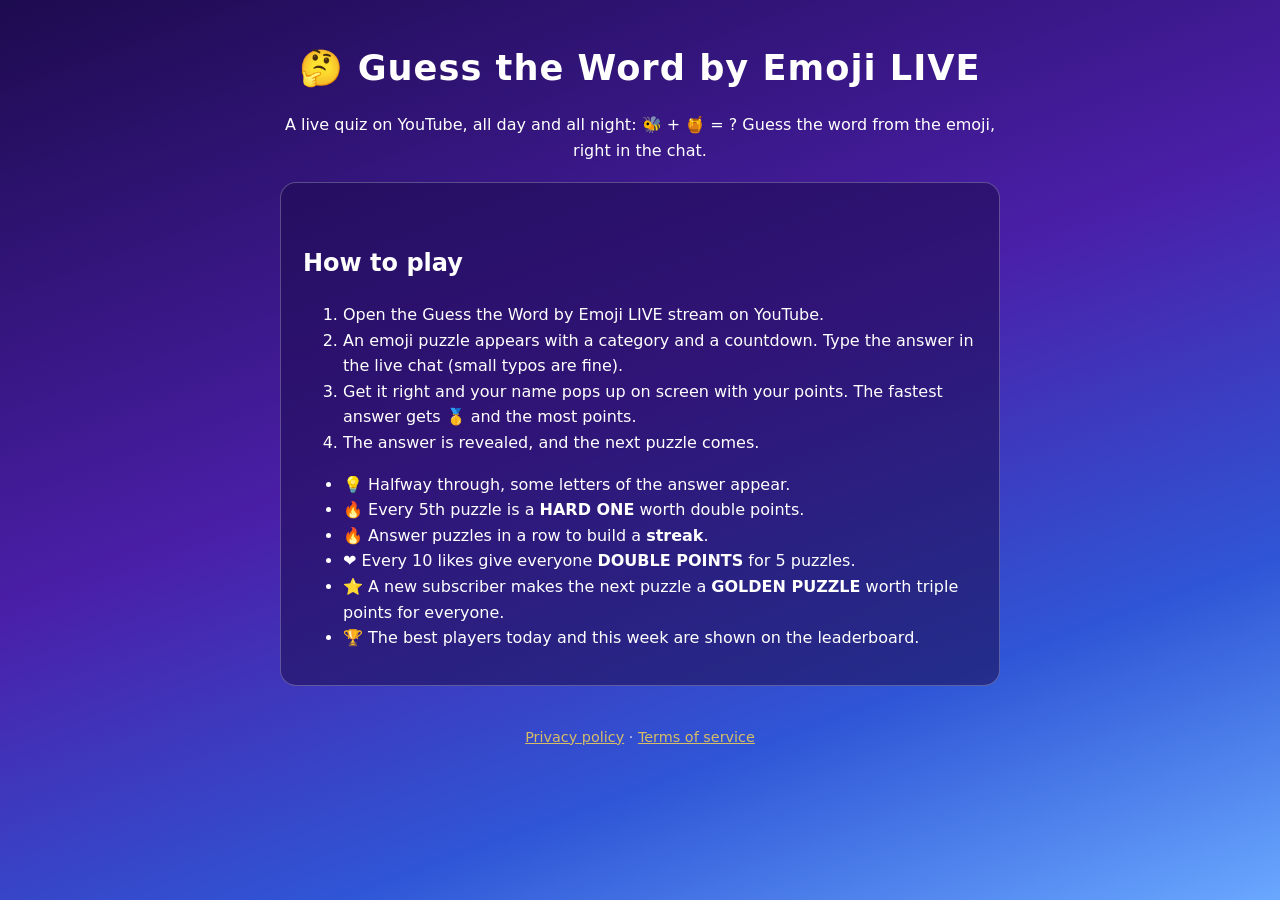
<file: index.html>
<!doctype html>
<html lang="en"><head><meta charset="utf-8"><meta name="viewport" content="width=device-width,initial-scale=1">
<title>Guess the Word by Emoji LIVE — a 24/7 emoji quiz in the chat</title>
<meta name="description" content="Guess the Word by Emoji LIVE is a 24/7 live quiz on YouTube: an emoji puzzle appears, you type the answer in the chat, and your name pops up with points.">
<link rel="stylesheet" href="style.css"></head>
<body><main>
<h1>🤔 Guess the Word by Emoji LIVE</h1>
<p class="center">A live quiz on YouTube, all day and all night: 🐝 + 🍯 = ? Guess the word from the emoji, right in the chat.</p>
<div class="card">
<h2>How to play</h2>
<ol>
<li>Open the Guess the Word by Emoji LIVE stream on YouTube.</li>
<li>An emoji puzzle appears with a category and a countdown. Type the answer in the live chat (small typos are fine).</li>
<li>Get it right and your name pops up on screen with your points. The fastest answer gets 🥇 and the most points.</li>
<li>The answer is revealed, and the next puzzle comes.</li>
</ol>
<ul>
<li>💡 Halfway through, some letters of the answer appear.</li>
<li>🔥 Every 5th puzzle is a <b>HARD ONE</b> worth double points.</li>
<li>🔥 Answer puzzles in a row to build a <b>streak</b>.</li>
<li>❤️ Every 10 likes give everyone <b>DOUBLE POINTS</b> for 5 puzzles.</li>
<li>⭐ A new subscriber makes the next puzzle a <b>GOLDEN PUZZLE</b> worth triple points for everyone.</li>
<li>🏆 The best players today and this week are shown on the leaderboard.</li>
</ul>
</div>
<footer><a href="privacy.html">Privacy policy</a> · <a href="terms.html">Terms of service</a></footer>
</main></body></html>
</file>
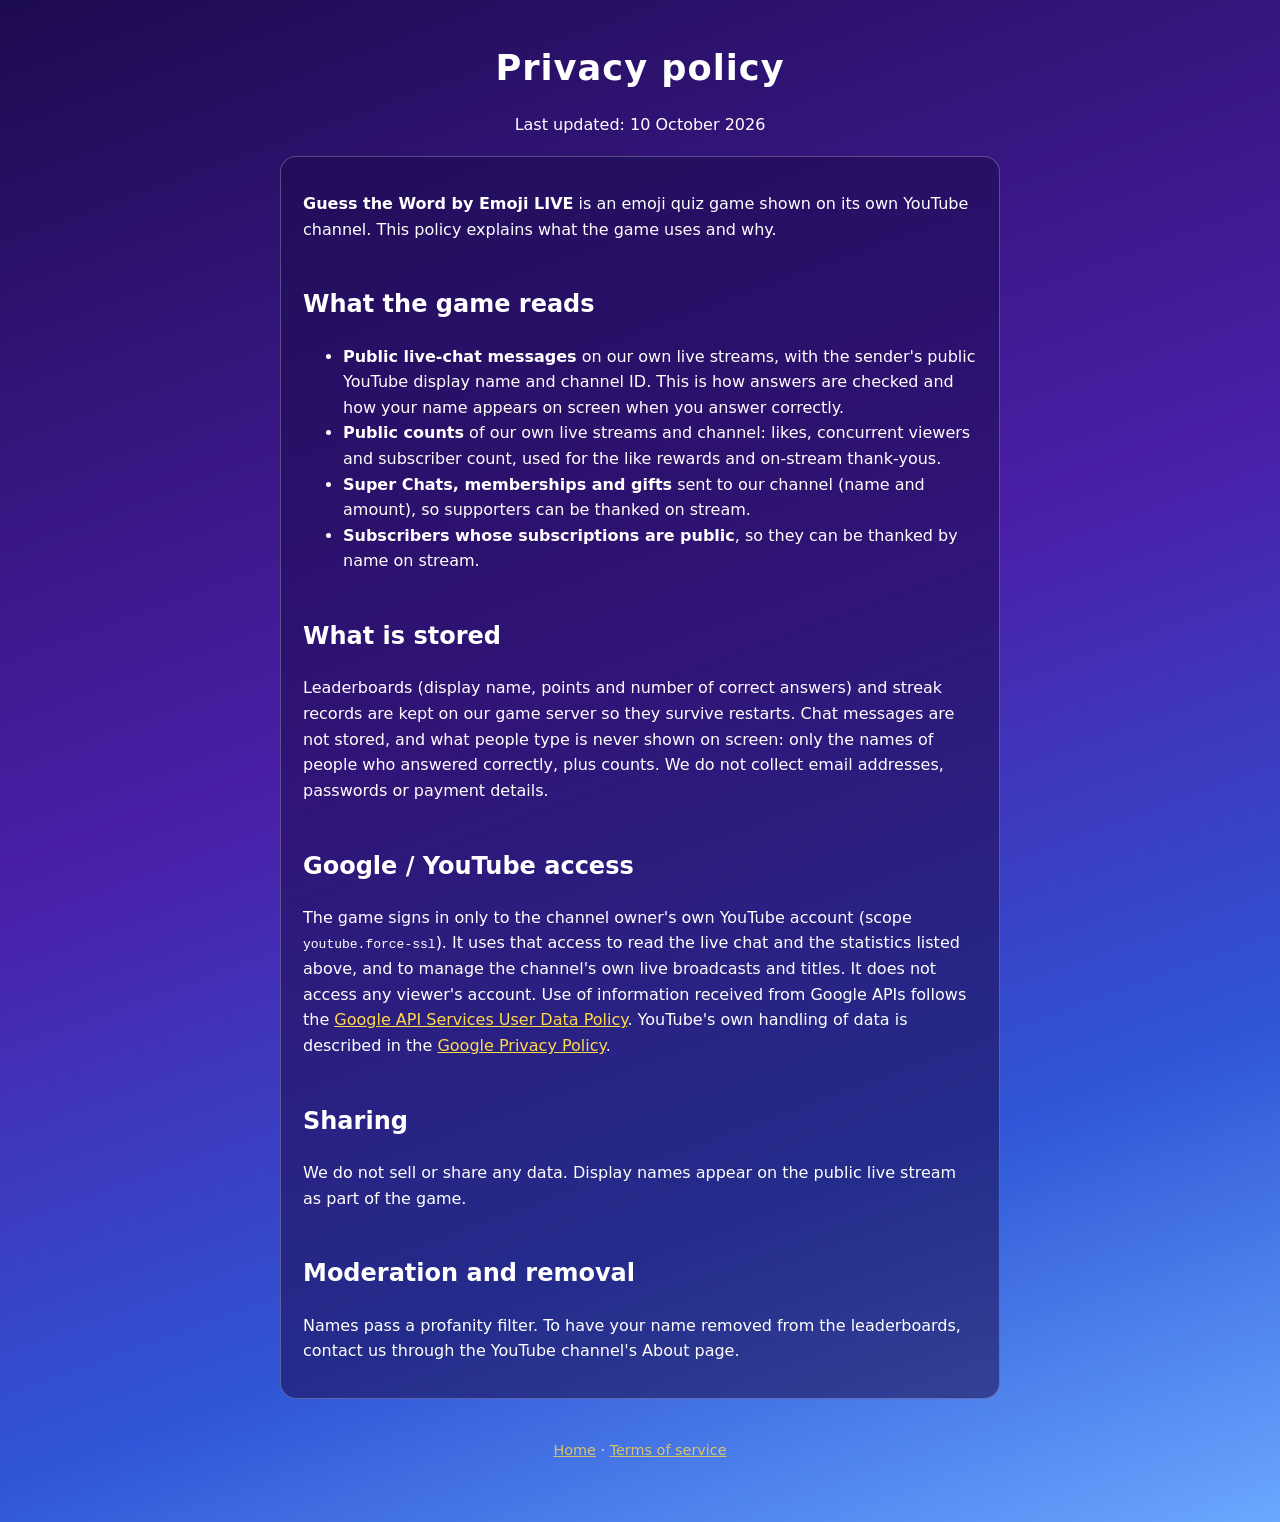
<file: privacy.html>
<!doctype html>
<html lang="en"><head><meta charset="utf-8"><meta name="viewport" content="width=device-width,initial-scale=1">
<title>Privacy policy — Guess the Word by Emoji LIVE</title><link rel="stylesheet" href="style.css"></head>
<body><main>
<h1>Privacy policy</h1>
<p class="center">Last updated: 10 October 2026</p>
<div class="card">
<p><b>Guess the Word by Emoji LIVE</b> is an emoji quiz game shown on its own YouTube channel. This policy explains what the game uses and why.</p>
<h2>What the game reads</h2>
<ul>
<li><b>Public live-chat messages</b> on our own live streams, with the sender's public YouTube display name and channel ID. This is how answers are checked and how your name appears on screen when you answer correctly.</li>
<li><b>Public counts</b> of our own live streams and channel: likes, concurrent viewers and subscriber count, used for the like rewards and on-stream thank-yous.</li>
<li><b>Super Chats, memberships and gifts</b> sent to our channel (name and amount), so supporters can be thanked on stream.</li>
<li><b>Subscribers whose subscriptions are public</b>, so they can be thanked by name on stream.</li>
</ul>
<h2>What is stored</h2>
<p>Leaderboards (display name, points and number of correct answers) and streak records are kept on our game server so they survive restarts. Chat messages are not stored, and what people type is never shown on screen: only the names of people who answered correctly, plus counts. We do not collect email addresses, passwords or payment details.</p>
<h2>Google / YouTube access</h2>
<p>The game signs in only to the channel owner's own YouTube account (scope <code>youtube.force-ssl</code>). It uses that access to read the live chat and the statistics listed above, and to manage the channel's own live broadcasts and titles. It does not access any viewer's account. Use of information received from Google APIs follows the <a href="https://developers.google.com/terms/api-services-user-data-policy">Google API Services User Data Policy</a>. YouTube's own handling of data is described in the <a href="https://policies.google.com/privacy">Google Privacy Policy</a>.</p>
<h2>Sharing</h2>
<p>We do not sell or share any data. Display names appear on the public live stream as part of the game.</p>
<h2>Moderation and removal</h2>
<p>Names pass a profanity filter. To have your name removed from the leaderboards, contact us through the YouTube channel's About page.</p>
</div>
<footer><a href="index.html">Home</a> · <a href="terms.html">Terms of service</a></footer>
</main></body></html>
</file>
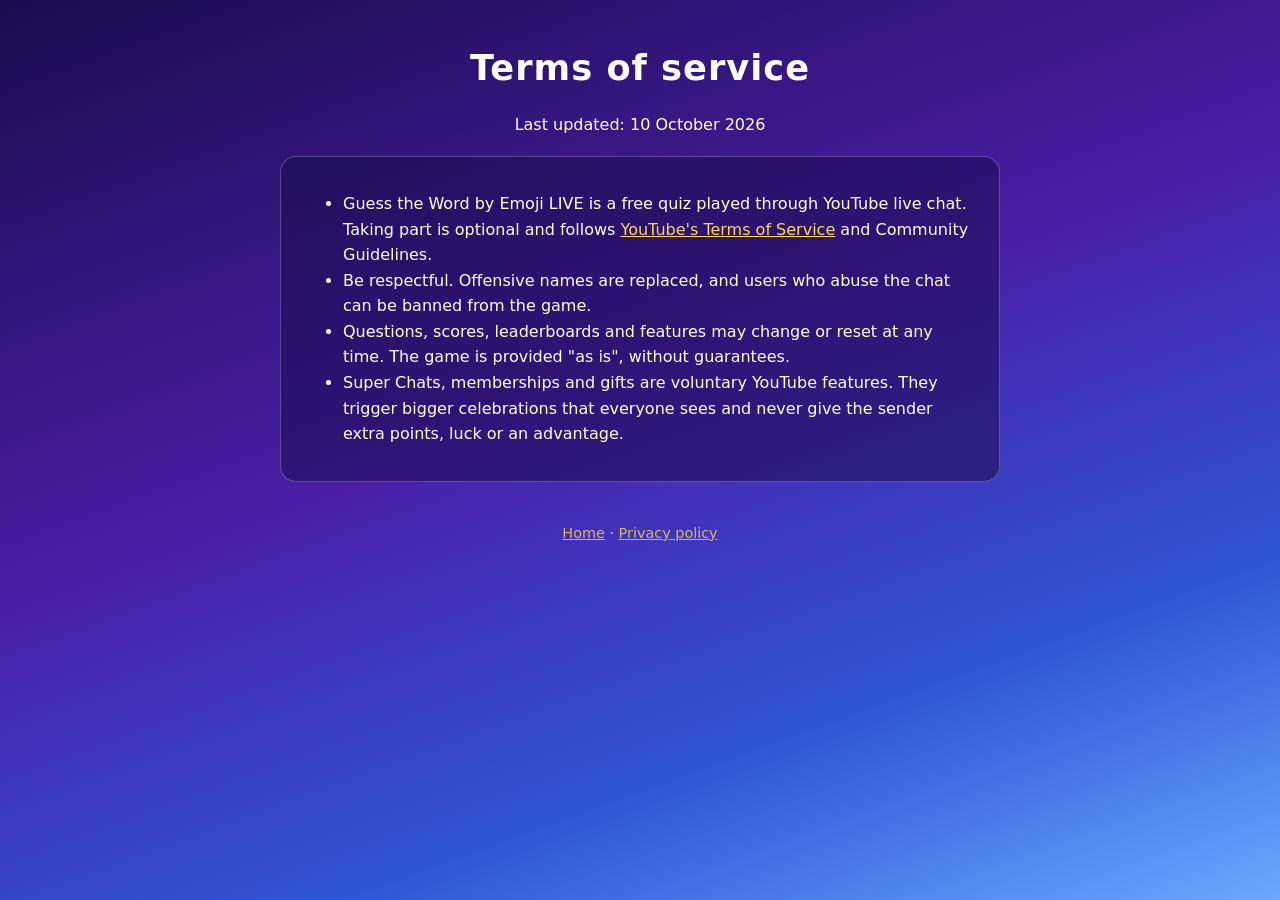
<file: terms.html>
<!doctype html>
<html lang="en"><head><meta charset="utf-8"><meta name="viewport" content="width=device-width,initial-scale=1">
<title>Terms of service — Guess the Word by Emoji LIVE</title><link rel="stylesheet" href="style.css"></head>
<body><main>
<h1>Terms of service</h1>
<p class="center">Last updated: 10 October 2026</p>
<div class="card">
<ul>
<li>Guess the Word by Emoji LIVE is a free quiz played through YouTube live chat. Taking part is optional and follows <a href="https://www.youtube.com/t/terms">YouTube's Terms of Service</a> and Community Guidelines.</li>
<li>Be respectful. Offensive names are replaced, and users who abuse the chat can be banned from the game.</li>
<li>Questions, scores, leaderboards and features may change or reset at any time. The game is provided "as is", without guarantees.</li>
<li>Super Chats, memberships and gifts are voluntary YouTube features. They trigger bigger celebrations that everyone sees and never give the sender extra points, luck or an advantage.</li>
</ul>
</div>
<footer><a href="index.html">Home</a> · <a href="privacy.html">Privacy policy</a></footer>
</main></body></html>
</file>
<file: style.css>
:root { color-scheme: dark; }
body { margin: 0; font-family: system-ui, -apple-system, Segoe UI, Roboto, sans-serif; background: linear-gradient(160deg, #1d0b4f, #4a1fa8 45%, #2f56d6 75%, #6aa8ff); color: #fff; min-height: 100vh; }
main { max-width: 720px; margin: 0 auto; padding: 32px 18px 60px; line-height: 1.6; }
h1 { text-align: center; font-size: 2.2rem; margin: 8px 0 4px; letter-spacing: 1px; }
h2 { margin-top: 1.8em; }
a { color: #ffd84d; }
.card { background: rgba(29, 11, 79, .55); border: 1px solid rgba(255,255,255,.25); border-radius: 16px; padding: 18px 22px; margin: 18px 0; }
.center { text-align: center; }
footer { text-align: center; opacity: .8; font-size: .9rem; margin-top: 40px; }
</file>
